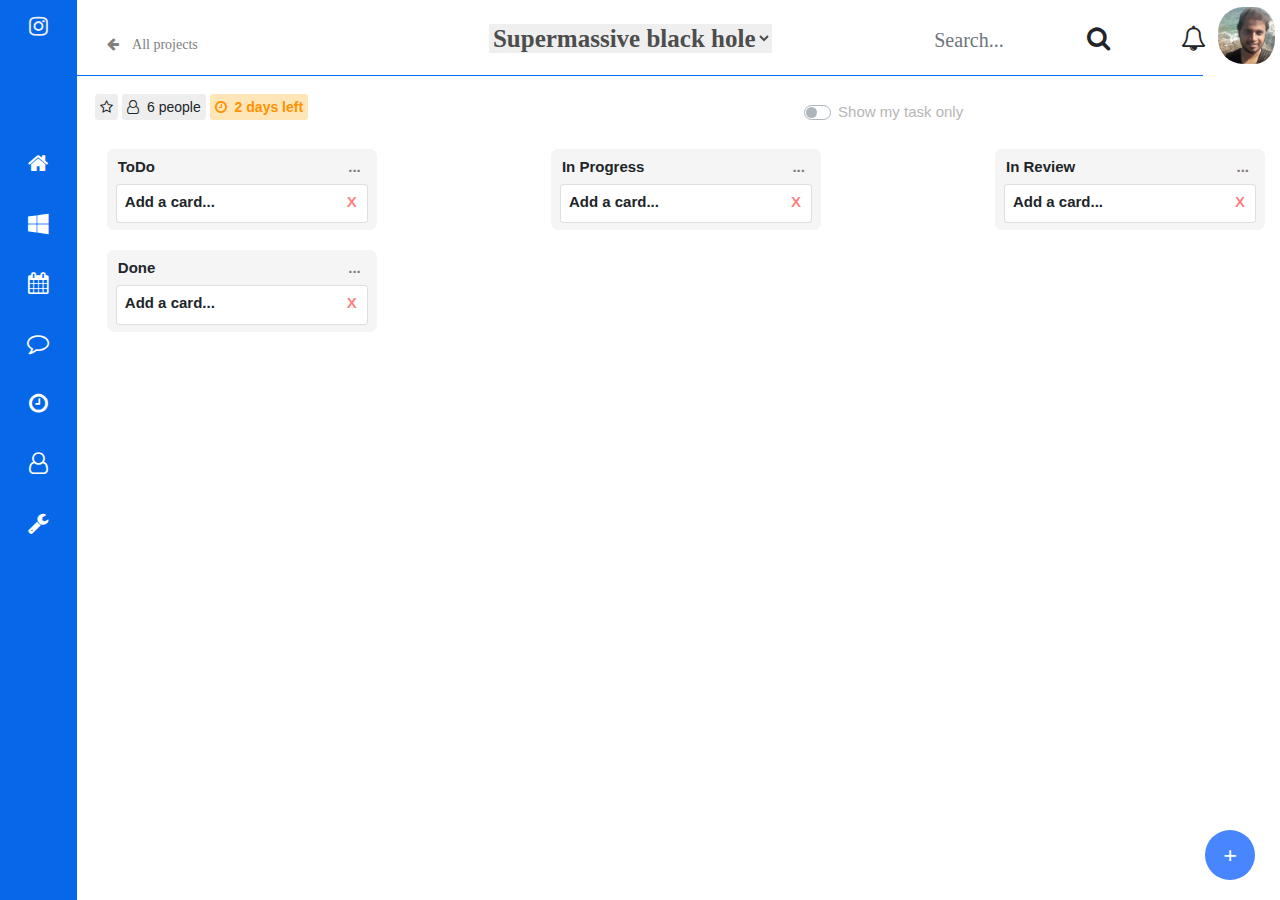
<file: Task Manager Board/index.html>
<!DOCTYPE html>
<html lang="en">
<head>
    <!--meta tags-->
    <meta charset="utf-8"/>
    <meta http-equiv="X-UA-Compatible" content="IE=edge">
    <meta name="viewport" content="width=device-width,height=device-height,initial-scale=1.0">
    <!-- External CSS -->
    <link rel="stylesheet" type="text/css" href="css/taskManager.css"/>
    <!-- bootstrap -->  
    <link rel="stylesheet" href="https://cdnjs.cloudflare.com/ajax/libs/font-awesome/4.7.0/css/font-awesome.min.css">
    <link rel="stylesheet" href="https://maxcdn.bootstrapcdn.com/bootstrap/4.5.0/css/bootstrap.min.css">
    <!--<link rel="stylesheet" href="https://maxcdn.bootstrapcdn.com/bootstrap/4.0.0/css/bootstrap.min.css" integrity="sha384-Gn5384xqQ1aoWXA+058RXPxPg6fy4IWvTNh0E263XmFcJlSAwiGgFAW/dAiS6JXm" crossorigin="anonymous">-->
    <script src="https://code.jquery.com/jquery-3.2.1.slim.min.js" integrity="sha384-KJ3o2DKtIkvYIK3UENzmM7KCkRr/rE9/Qpg6aAZGJwFDMVNA/GpGFF93hXpG5KkN" crossorigin="anonymous" defer></script>
    <script src="https://cdnjs.cloudflare.com/ajax/libs/popper.js/1.16.0/umd/popper.min.js" defer></script>
    <script src="https://maxcdn.bootstrapcdn.com/bootstrap/4.5.0/js/bootstrap.min.js" defer></script>
    <link rel="stylesheet" href="https://www.w3schools.com/w3css/4/w3.css">

    <!-- jQuery-->
    <script src='https://ajax.googleapis.com/ajax/libs/jquery/3.5.1/jquery.min.js'></script>
    
    <title>Task Manager for Users</title>
</head>

<body>
   
<div class="navigation-bar">    
    
<!-- Sidebar Desktop -->
    <ul class='sidebar'>
        <li><i class="fa fa-instagram" aria-hidden="true"></i></li>
        <li><i class="fa fa-home" aria-hidden="true"></i></li>
        <li><i class="fa fa-windows" aria-hidden="true"></i></li>
        <li><i class="fa fa-calendar" aria-hidden="true"></i></li>
        <li><i class="fa fa-comment-o" aria-hidden="true"></i></li>
        <li><i class="fa fa-clock-o" aria-hidden="true"></i></li>
        <li><i class="fa fa-user-o" aria-hidden="true"></i></li>
        <li><i class='fas fa-screwdriver'></i><i class="fa fa-wrench" aria-hidden="true"></i></li>
    </ul>
    <!-- Navigation Bar-->
    <ul id="app-title">
        <li id="check"><span> <i class="fa fa-arrow-left" aria-hidden="true"></i> &nbsp;&nbsp; All projects </span></li>
            <li id='checkTitle'>
            <select>
                <option>Supermassive black hole</option>  
            </select>
        </li>                    
    </ul>
<!--user profile picture, search bar, notification-->
    <ul class='user'>
        <li>
            <input class='form-control' id="search" name='search' placeholder="Search..." autocomplete="off">
            <label for='search'><i class="fa fa-search" for='search' aria-hidden="true"></i></label>
        </li>                
        <li><i class='fa fa-bell-o' aria-hidden="true"></i></li>
        <li><img src="images/user.png"></li>
    </ul>
    </ul>
    
    
</div>

<div class='user-info'>
<ul class='stickers'>
    <li><span class='star-static'><strong><i class="fa fa-star-o"> </i></strong></span></li>
    <li><span class='user-static'><i class="fa fa-user-o" aria-hidden="true"></i>&nbsp; 6 people</span></li> 	 
	<li><span class='clock-static'><strong><i class="fa fa-clock-o" aria-hidden="true"></i>&nbsp; 2 days left</strong></span></li>		
    <li class='switch-bar'>
       <form>
        <div class="custom-control custom-switch">
          <input type="checkbox" class="custom-control-input" id="switch1">
          <label class="custom-control-label" id='switch-text' for="switch1">Show my task only</label>
        </div>
      </form>
    </li>
</ul>
    

</div>
<!--container for the board -->
<div id="container-main"></div>
<!--Button to create a new task-->
<div id="container">
    <div id="add-task-form" onclick='cardEdit.show()'>
        <button type='button' id="add-task">+</button>
    </div>
</div>

<!--the pop to create a task -->

<div id="card-edit">
    <button id="card-edit-close" type="button" class="close" aria-label="Close">
        <span aria-hidden="true">&times;</span>
      </button>
    <form id='card-form'>
        <h1 class="addTaskFormTitle">Add a new task</h1>
        <hr />
        <div id="card-edit-inputs">
            <ul>
                <li>
                    <label for='card-edit-title'><strong>Title:</strong>
                    </label>
                </li>
                <li>
                <input name='card-edit-title' class="form-control" aria-label="Task title" id="card-edit-title" placeholder="Task title">
                </li>
                
                <li>
                    <label for='description' class="addTaskFormLabelName">
                    <strong>Description:</strong>
                    </label>
                </li>
                <li>
                <textarea name='description' id='description' class="form-control addTaskFormInputName" type="text" placeholder="Task description">
                </textarea>
                </li>
                
                <li>
                    <label for='priorityLevel' class="addTaskFormLabelName"><strong>Priority Level:</strong>
                    </label>
                </li>
                <li>
                    <div class="input-group mb-3">
                        <select name='priorityLevel' id='priorityLevel' class="custom-select addTaskFormInputPriority" id="inputGroupSelect01">
                          <option value="High">High</option>
                          <option value="Medium">Medium</option>
                          <option value="Low">Low</option>
                        </select>
                    </div>                  
                </li>

                <li>
                    <label for='assignTo' class="addTaskFormLabelName"><strong>Assign To:</strong>
                    </label>
                </li>
                <li>
                    <input type="text" id="ajax" list="json-datalist" placeholder="Assign To..." onkeypress="showUser(this)">
                    <datalist id="json-datalist"></datalist>             
                </li>
                
                <li><strong>Upload file:</strong></li>
                <li>
                 <div class="input-group">
                    <div class="custom-file">
                        <input type='file' id="inputGroupFile01" multiple />
                    </div>
                  </div>
                </li>
            </ul>
        </div>
        <div>
            <hr/>
            <button type="button" id="card-edit-delete" class="btn btn-danger">Delete</button>
            <button type="button" id="card-edit-submit" class="btn btn-primary">Save</button>
        </div>
    </form>
</div> 
<!-- external javascript-->
<script type="text/javascript" src="js/cycle.js" defer></script>
<script type="text/javascript" src="js/card-delete.js" defer></script>
<script type="text/javascript" src="js/card-edit.js" defer></script>
<script type="text/javascript" src="js/add-card.js" defer></script>
<script type="text/javascript" src="js/list-title-form.js" defer></script>
<script type="text/javascript" src="js/card-title-form.js" defer></script>
<script type="text/javascript" src="js/card.js" defer></script>
<script type="text/javascript" src="js/list.js" defer></script>
<script type="text/javascript" src="js/add-list.js" defer></script>
<script type="text/javascript" src="js/main.js" defer></script>

</body>
</html>
</file>
<file: Task Manager Board/css/taskManager.css>
body, button, html, input, select, textarea {
  color: #4d4d4d;
  font: 14px "Helvetica Neue",Helvetica,sans-serif;
  line-height: 20px;
}


.newitem-title-wrapper {
  margin: 4px 10px;
}

#trello-list-title-input {
  width: 100%;
  height: 22px;
  margin-bottom: 5px;
  border: none;
  box-shadow: none;
}

.list {
  background:whitesmoke;
  border-radius: 7px;
  border:1px solid whitesmoke;
  -moz-box-sizing: border-box;
  box-sizing: border-box;
  display: -webkit-box;
  display: -webkit-flex;
  display: -ms-flexbox;
  display: flex;
  -webkit-box-orient: vertical;
  -webkit-box-direction: normal;
  -webkit-flex-direction: column;
  -ms-flex-direction: column;
  flex-direction: column;
  -webkit-box-flex: 0;
  -webkit-flex: 0 0 270px;
  -ms-flex: 0 0 270px;
  flex: 0 0 270px;
  margin: 0 20px;
  max-height: 100%;
  position: relative;
  /*width: 270px;*/
  max-width: 270px;
  cursor: pointer;
}

.list-title {
  min-height: 19px;
  padding: 8px 15px 8px 10px;
  font-size: 15px;
  line-height: 18px;
  font-weight: bold;
}

.list-cards {
  -webkit-box-flex: 1;
  -webkit-flex: 1 1 auto;
  -ms-flex: 1 1 auto;
  flex: 1 1 auto;
  overflow-y: auto;
  overflow-x: hidden;
  margin: 0 4px;
  padding: 0 4px;
}

.trello-new-card-title-input {
  width: 100%;
  margin-bottom: 4px;
  overflow: hidden;
  word-wrap: break-word;
  resize: none;
  height: 54px;
  border: none;
  box-shadow: none;
}

.card {
  background-color: #fff;
  border-bottom: 1px solid #ccc;
  border-radius: 3px;
  cursor: pointer;
  margin-bottom: 6px;
  /*max-width: 300px;
  min-height: 20px;
  overflow: auto;*/
  position: relative;  
  padding: 6px 8px 4px;
  height: 100%;
  width:100%;
}

.card div {
  margin-bottom: 5px;
}

#card-edit {
  display: none;
  position: absolute;
  width: 600px;
  z-index: 15;
  top: 50px;
  left: 50%;
  margin: 0px 0 0 -300px;
  padding: 50px;
  border-radius: 3px;
  background-color: white;
}

#card-edit div {
  margin-bottom: 20px;
}

#card-edit label {
  display: inline-block;
  width: 100px;
}

#card-edit-inputs input {
  width: 100%;
}
#card-edit-inputs ul{
  padding: 0px;
list-style:none;
}
#card-edit-inputs ul li{
  margin-bottom: 10px;
  }
  #card-edit-inputs ul li .addTaskFormInputName{
    width: 100%;
  }
  
  #card-edit-inputs ul li .addTaskFormInputPriority{
    width: 100%;
  }
  #card-edit-inputs ul li .custom-file-label{
    width:100%;
  }
  

#card-edit-close {
  float: right;
  position: absolute;
  top: 15px;
  right: 15px;
  cursor: pointer;
}

.trash{
  color:rgba(255, 0, 0, 0.521);    
  position: absolute;
  top: 6px;
  right: 10px;
  font-weight:bold;
}

#Done{
  background-color: blue;;
}



#container-main {
  display: none;
  position: fixed;
  top: 0;
  left: 0;
  height: 100%;
  width: 100%;
  background-color: rgba(0, 0, 0, .6);
  z-index: 10;
}

.navigation-bar{
  font-family: "Times New Roman", Georgia, Serif;
  line-height: 60px;
  font-size: 50px;
  text-align: center;
  overflow: hidden;
  z-index: 10;
}

#app-title{
  list-style: none;
  border-bottom:1px solid rgb(0, 110, 255);
  width:70%;
  margin-bottom: 40px;
  }
#app-title li{
  display:inline-block;
}

#check{
  float:left;
  color:grey;  
  padding-left: 75px;
  font-size: 14px;
  margin:10px;
}
.fa-arrow-left{
  color:grey;
  font-weight: 100;
}

#check:hover{
  cursor: pointer;
}
#checkTitle{
  padding-bottom:10px
}
#checkTitle select{
  border:none;
  font-size:30px;  
  margin-left: 105px;
  font-weight:bold;
}

#search{
  -webkit-transition: width .35s ease-in-out;
  transition: width .35s ease-in-out;
  border:0px;
  display:inline-block
}
#search:hover{
  width:85%;
}
#search:focus{
  border:0px
}

/* The sidebar menu */
.sidebar {  
  list-style: none;
  height: 100%; 
  width: 6%; 
  position: fixed; 
  z-index: 1;
  top: 0; 
  left: 0;
  padding:0px;
  background-color:#0668e9;
}

/* The navigation menu links */
.sidebar li {
  list-style: none;
  text-decoration: none;
  font-size: 25px;
  color:white;
  display: block;
}

/* When you mouse over the navigation links, change their color */
.sidebar li:hover {
  color: #f1f1f1;
}

.fa:hover{
  cursor: pointer;
}
img:hover{
cursor: pointer;
}

.fa-instagram{
  font-size: 60px;
  margin-bottom: 100px!important;
  padding-top: 10px!important;
}
.fa-instagram:hover{
  cursor: pointer;
}

.user{
  position: absolute;
  right: 20px;
  top: 4px;
  list-style: none;
  margin-bottom:0px;
}
.user li{
  display: inline-block;
} 

.user img{
  width: 42px;
  border-radius: 10px;
}
.user .fa{
  font-size:25px;
}
.user .fa .fa-bell-o {
  font-size:40px;
} 
.user input{
  font-size:20px;
  height:32px;
  width:50%;
  border:0px;
}

.stickers{
  margin-left:5.8%;
}
.stickers li{
  display: inline-block; 
  list-style:none;
}
.stickers li span{
  font-size: 12px;
  padding:5px;
  border-radius:3px;
}
.stickers li .user-static{   
  background-color: rgba(211, 211, 211, 0.39);
}
.stickers li .star-static{
  background-color: rgba(211, 211, 211, 0.39);;
}
.stickers li .clock-static{
  color:rgb(255, 145, 0);
  background-color:rgba(253, 165, 1, 0.274);
   
}
.switch {
  position: relative;
  display: inline-block;
  width: 60px;
  height: 34px;
}
.switch-bar{
  float:right;
  margin-right: 22px;
}
#switch-text{
  font-size:14px;
  color:rgb(184, 181, 181);
}

.switch input { 
  opacity: 0;
  width: 0;
  height: 0;
}

#card-edit-close img {
  width: 20px;
  height: 20px;
}

#card-edit-delete {
  float: left;
}

#card-edit-submit {
  float: right;
}

#board{
  margin-left:8%;
}

#trello-title-board {
  padding: 10px 8px;
  font-size: 18px;
  line-height: 30px;
  color: black;
  font-weight: bold;
}

#trello-canvas-board {
  -webkit-box-align: start;
  -webkit-align-items: flex-start;
  -ms-flex-align: start;
  align-items: flex-start;
  display: -webkit-box;
  display: -webkit-flex;
  display: -ms-flexbox;
  display: flex;
  flex-wrap:wrap;
  -webkit-box-orient: horizontal;
  -webkit-box-direction: normal;
  -webkit-flex-direction: row;
  -ms-flex-direction: row;
  flex-direction: row;
  margin-bottom: 10px;
  padding-bottom: 10px;
  justify-content: space-between;
}

#add-task-form {
  position: fixed;
  right: 25px;
  bottom:0px;
  display: flex;
  float:right;
  margin-bottom: 20px;
  z-index:99;
}

#add-task-form #add-task {
  background: #4786FF;
  border: none;
  border-radius: 26px;
  width: 50px;
  height: 50px;
  font-family: Lato;
  font-weight: 900;
  font-size: 24px;
  line-height: 29px;
  color: #FFFFFF;
}
#add-task-form #add-task:focus {
  outline: 0;
}
#add-task-form #add-task:hover {
  box-shadow: 0px 4px 20px rgba(71, 134, 255, 0.5);
  cursor: pointer;
}

#assignTo{
  float:right;
  font-weight:bold;
}






 /* smartphones, portrait iPhone, portrait 480x320 phones (Android) */
@media (min-width:320px)  {
.sidebar{
  list-style: none;
  height: 100%; 
  width: 6%; 
  position: fixed; 
  z-index: 1;
  top: 0; 
  left: 0;
  padding:0px;
  background-color:#0668e9;
}
.sidebar li{
  list-style: none;
  text-decoration: none;
  font-size: 12px;
  color:white;
  display: block;
}
.fa:hover{
  cursor: pointer;
}
 .fa-instagram{
  font-size:20px;
}
#app-title{
  list-style: none;
  border-bottom:1px solid rgb(0, 110, 255);
  margin: 0px;
  padding: 0px;
  display:inline-block;
  width:88%;
  }
#app-title li{
  display:inline;
}
#check{
  float:left;
  color:grey; 
  font-size: 6px;
  padding-left: 14px;
  margin: 0px;
  padding-top:15px;
  padding-right:10px
}
.fa-arrow-left{
  color:grey;
  font-weight: 100;
}

#check:hover{
  cursor: pointer;
}
#checkTitle{
  padding: 0px;
  margin-left: -80px;
}
#checkTitle select{
  border:none;
  font-size:12px; 
  font-weight:bold;
  margin-left:0px;
}
#search{
  display:none;
}

.user{
  position: absolute;
  padding: 0px;
  right: 0px;
  top: 0px;
  list-style: none;
  margin-bottom:0px;
}
.user li{
  display: inline-block;
  margin:0px;
  padding:0px
} 

.user img{
  width: 40px;
  border-radius: 25px;
  padding-right:5px;
}
.user .fa{
  font-size:13px;
}

.stickers{
  margin-left: 0px;
  padding-left: 35px;
  display:inline-block;
}
.stickers li{
  display: inline-block; 
  list-style:none;
}
.stickers li span{
  font-size: 7px;
  padding:5px;
  border-radius:3px;
}
.stickers li .user-static{   
  background-color: rgba(211, 211, 211, 0.39);
}
.stickers li .star-static{
  background-color: rgba(211, 211, 211, 0.39);;
}
.stickers li .clock-static{
  color:rgb(255, 145, 0);
  background-color:rgba(253, 165, 1, 0.274);
 }
div .custom-switch{
  padding:0px;
  padding-top:5px;
}
.switch {
  position: relative;
  display: inline-block;
  width: 60px;
  height: 34px;
}
.switch-bar{
  float:right;
  margin-right: 5px;
  margin-left:50px;
}
#switch-text{
  font-size:9px;
  color:rgb(184, 181, 181);
}
.switch input { 
  opacity: 0;
  width: 0;
  height: 0;
}
#board{
  margin-left:6%;
}

#trello-title-board {
  display:none;
}

#trello-canvas-board {
  align-items: flex-start;
  display: flex;
  flex-wrap:wrap;
  flex-direction: row;
}
.list {
  background:whitesmoke;
  border-radius: 7px;
  border:1px solid whitesmoke;
  box-sizing: border-box;
  display: flex;
  flex-direction: column;
  flex: 0 0 270px;
  margin: 10px 15px;
  max-height: 100%;
  position: relative;
  max-width: 270px;
  cursor: pointer;
}

#card-edit {
  display: none;
  position: absolute;
  width: 100%;
  z-index: 15;
  top: 0px;
  left:94%;
  padding: 25px;
  border-radius: 3px;
  background-color: white;
}

 }

  /* smartphones, Android phones, landscape iPhone */
 @media (min-width:360px)  { 
   .switch-bar{
     margin-left:90px;
   }
   .list{
     margin-left:30px;
   }
   #card-edit{
     left:83%;
   }
   .fa-instagram{
    font-size:30px;
  }
   
   
  }

   /* smartphones, Android phones, landscape iPhone */
  @media (min-width:375px)  {
    .stickers{
      padding-left:35px;
    }
    .switch-bar{
      margin-left:105px;
    }
    #checkTitle select{
      font-size:13px; 
    }
    #check{
      font-size:8px;
      padding-left:14px;
    }
    #card-edit{
      left:80%;
    }
    .user img{
      width: 50px;
    }
    .user .fa{
      font-size:16px;
    }
    .sidebar{
      width:6%;
    }
    .fa-instagram{
      font-size:30px;
    }

   }

   /* smartphones, Android phones, landscape iPhone */
   @media (min-width:411px)  { 

    .stickers{
      padding-left:42px;
    }
    .switch-bar{
      margin-left:130px;
    }
    #card-edit{
      left:73%;
    }
    /*.sidebar li{
      padding-bottom:20px;
    }*/
    .fa-instagram{
      font-size:30px;
    }

    }


  /* portrait tablets, portrait iPad, e-readers (Nook/Kindle), landscape 800x480 phones (Android) */
  @media (min-width:768px)  { 
    #check{
      font-size:14px;
      padding-left:30px;
    }
    #checkTitle select{
      font-size:20px; 
    }
    .fa .fa-instagram{
      font-size:40px;
    }
    .sidebar .fa{
      font-size:22px
    }
    
    
    .user .fa{
      font-size:25px;
    }
    .user img{
      width:62px;
    }
    .stickers{
      padding-left:80px;
    }
    .switch-bar{
      margin-left:450px;
    }
    #card-edit{
      width: 80%;
    left: 50%;
    top: 10%;
    }

  }

  /* big landscape tablets, laptops, and desktops */
  @media (min-width:1024px) { 
    .stickers{
      padding-left:95px;
      margin-top:20px;
    }
    .stickers li span{
      font-size:14px;
    }
    .switch-bar{
      margin-left:530px;
    }
    #switch-text{
      font-size:15px;
    }
    #search{
      -webkit-transition: width .35s ease-in-out;
      transition: width .35s ease-in-out;
      border:0px;
      display:inline-block
    }
    #search:hover{
      width:85%;
    }
    #search:focus{
      border:0px
    }
    #card-edit{
      width: 80%;
      left: 40%;
      top: 10%;
    }
    /*.sidebar li{
      padding-bottom: 90px;
    }*/
    #checkTitle{
      margin-left: -150px;
    }
    #checkTitle select{
      font-size:25px;
    }

   }

 /* hi-res laptops and desktops */
   @media (min-width:1366px) {
    #check{
      padding-left:50px;
      font-size:18px;
    }
    #checkTitle{
      margin-left:-190px
    }
    #checkTitle select{
      font-size:30px;
    }
    .user .fa{
      font-size:30px;
    }
    .user input{
      font-size:25px;
    }
    .user img{
      width:66px;
      border-radius:20px;
      margin-right:5px;
    }
    .stickers{
      padding-left:125px;
      margin-top:30px;
    }
    .switch-bar{
      margin-left: 800px;
    }
    #switch-text{
      font-size:16px;
    }
    .fa .fa-instagram{
      font-size:50px!important;
    }
    #card-edit{
      width: 50%;
      left: 50%;
      top: 10%;
    }

    }
</file>
